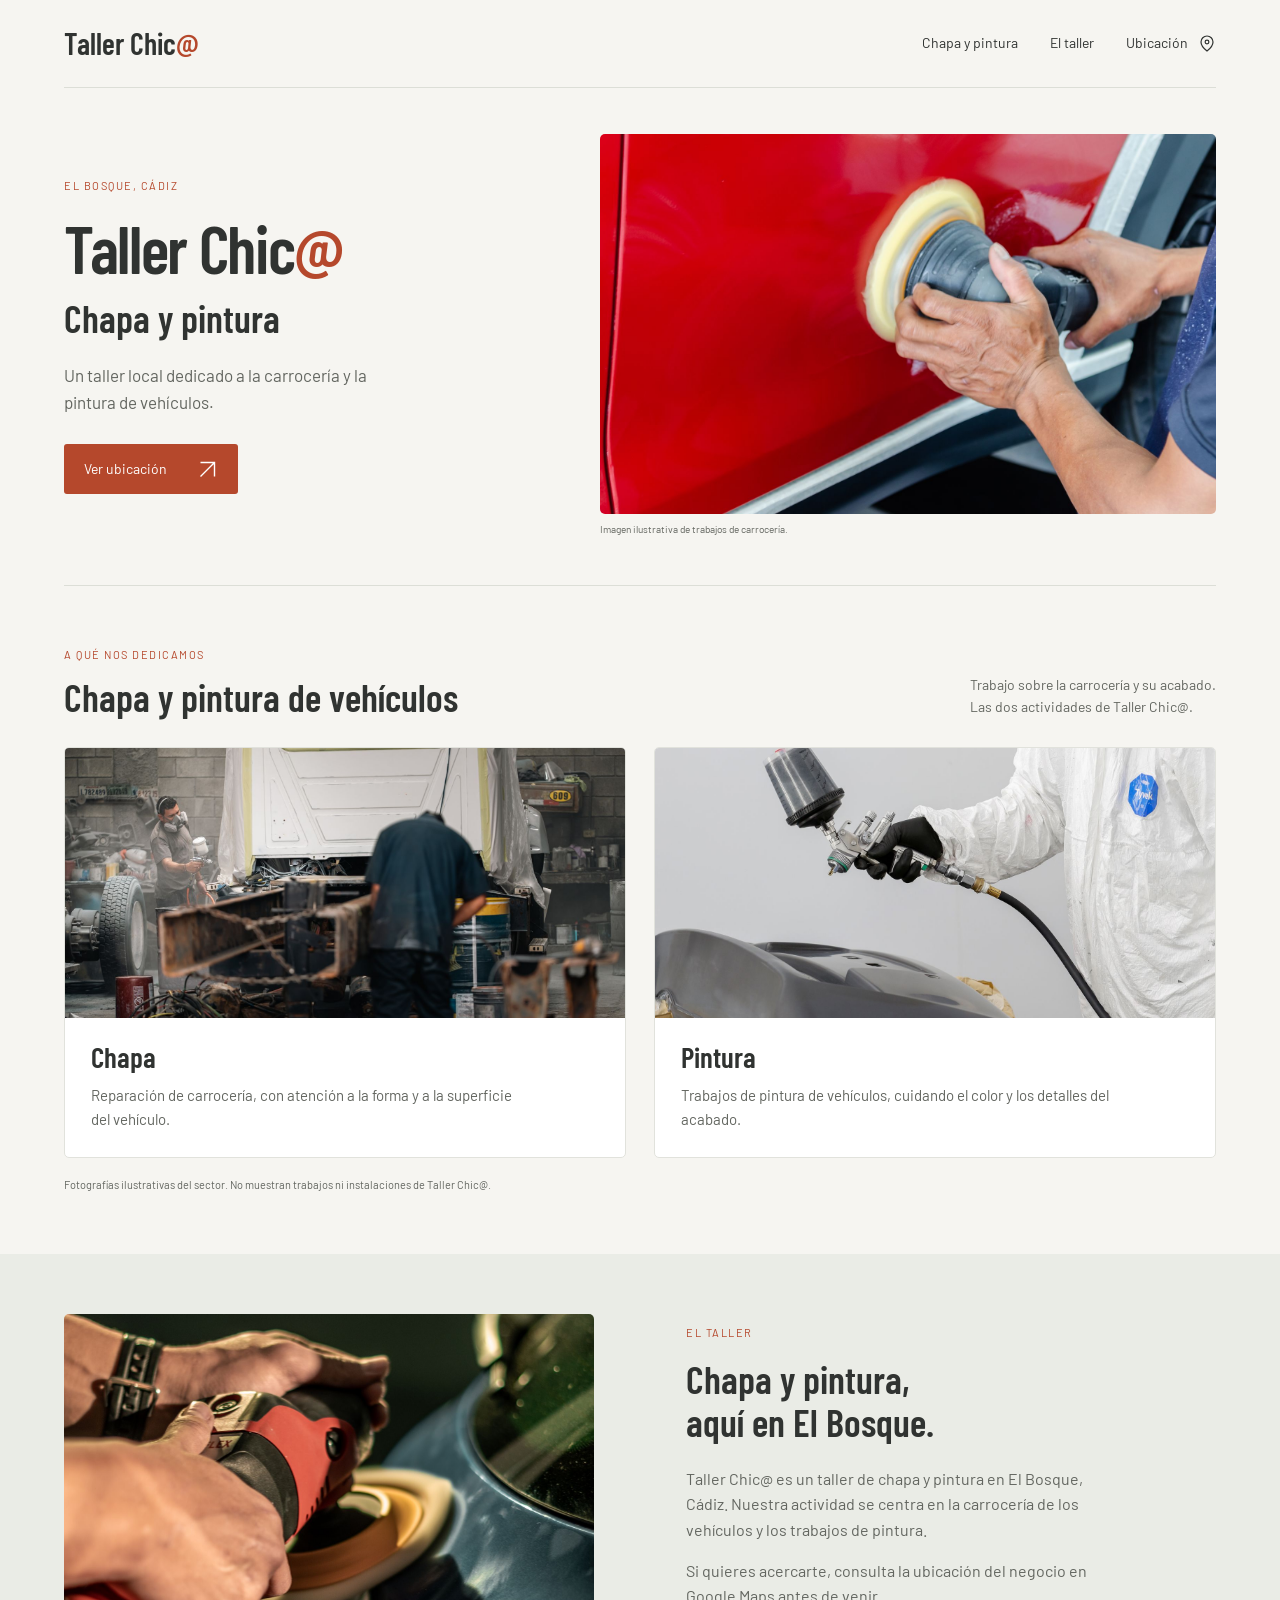
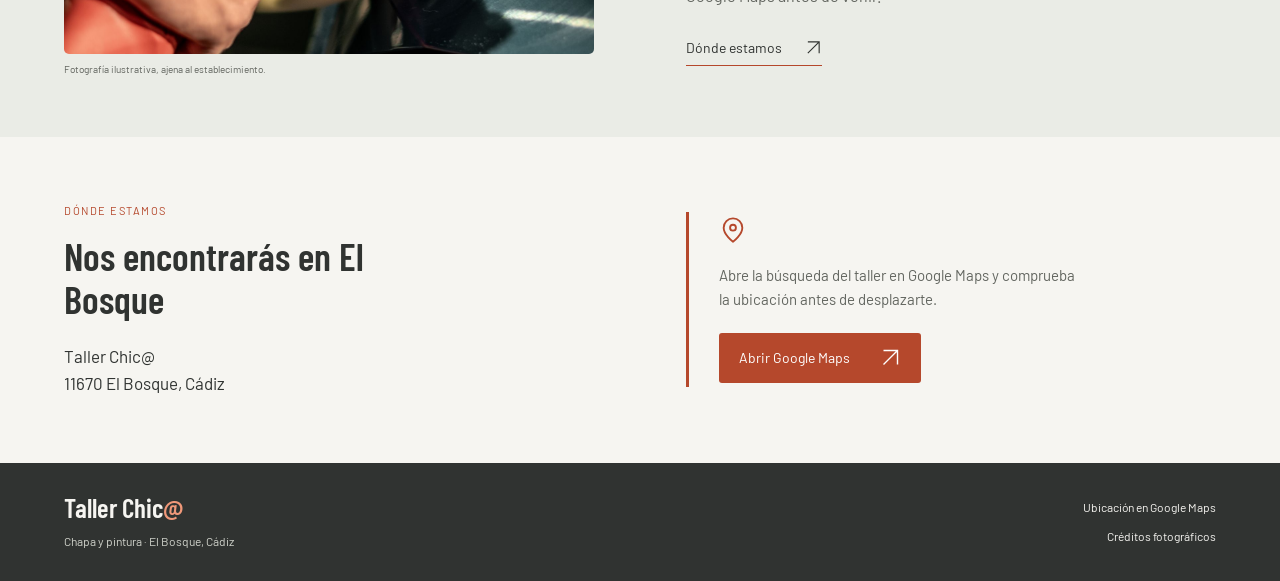
<file: index.html>
﻿<!doctype html>
<html lang="es">
<head>
<meta charset="utf-8"><meta name="viewport" content="width=device-width, initial-scale=1"><meta name="robots" content="noindex, nofollow">
<title>Taller Chic@ · Chapa y pintura en El Bosque, Cádiz</title>
<meta name="description" content="Taller Chic@, taller de chapa y pintura de vehículos en El Bosque, Cádiz. Consulta nuestra ubicación en Google Maps."><meta name="theme-color" content="#f6f5f1">
<link rel="icon" href="assets/favicon.svg" type="image/svg+xml"><link rel="stylesheet" href="styles.css"><script src="script.js" defer></script>
</head>
<body>
<a class="skip" href="#contenido">Saltar al contenido</a>
<svg class="symbols" xmlns="http://www.w3.org/2000/svg" aria-hidden="true"><symbol id="arrow" viewBox="0 0 24 24"><path d="M4 20 20 4M4 4h16v16"/></symbol><symbol id="pin" viewBox="0 0 24 24"><path d="M20 10c0 6-8 12-8 12S4 16 4 10a8 8 0 1 1 16 0Z"/><circle cx="12" cy="10" r="2.5"/></symbol></svg>
<header class="header" id="inicio"><a class="brand" href="#inicio" aria-label="Taller Chic@, inicio">Taller Chic<span>@</span></a><button class="menu-toggle" aria-expanded="false" aria-controls="navigation">Menú <span aria-hidden="true">+</span></button><nav id="navigation" aria-label="Navegación principal"><a href="#chapa">Chapa y pintura</a><a href="#taller">El taller</a><a href="#ubicacion">Ubicación <svg aria-hidden="true"><use href="#pin"/></svg></a></nav></header>
<main id="contenido">
<section class="hero container" aria-labelledby="hero-title"><div class="hero-copy"><p class="eyebrow">EL BOSQUE, CÁDIZ</p><h1 id="hero-title">Taller Chic<span>@</span></h1><h2>Chapa y pintura</h2><p class="intro">Un taller local dedicado a la carrocería y la pintura de vehículos.</p><a class="button" href="https://www.google.com/maps/search/?api=1&amp;query=Taller%20Chic%40%20El%20Bosque%20C%C3%A1diz" target="_blank" rel="noopener noreferrer">Ver ubicación <svg aria-hidden="true"><use href="#arrow"/></svg><span class="sr-only"> (Google Maps, nueva pestaña)</span></a></div><figure class="hero-photo"><img src="assets/hero.jpg" alt="Pulido de una carrocería roja, fotografía ilustrativa del sector" width="1600" height="1060" fetchpriority="high"><figcaption>Imagen ilustrativa de trabajos de carrocería.</figcaption></figure></section>
<section class="services container section" id="chapa" aria-labelledby="services-title"><div class="section-heading"><div><p class="eyebrow">A QUÉ NOS DEDICAMOS</p><h2 id="services-title">Chapa y pintura de vehículos</h2></div><p>Trabajo sobre la carrocería y su acabado.<br>Las dos actividades de Taller Chic@.</p></div><div class="service-grid"><article class="service reveal"><img src="assets/chapa.jpg" alt="Trabajo de carrocería en un taller, imagen ilustrativa" width="1600" height="1067" loading="lazy"><div class="service-copy"><h3>Chapa</h3><p>Reparación de carrocería, con atención a la forma y a la superficie del vehículo.</p></div></article><article class="service reveal" id="pintura"><img src="assets/pintura.jpg" alt="Aplicación de pintura sobre una pieza de carrocería, imagen ilustrativa" width="1600" height="1067" loading="lazy"><div class="service-copy"><h3>Pintura</h3><p>Trabajos de pintura de vehículos, cuidando el color y los detalles del acabado.</p></div></article></div><p class="image-note">Fotografías ilustrativas del sector. No muestran trabajos ni instalaciones de Taller Chic@.</p></section>
<section class="workshop section" id="taller" aria-labelledby="workshop-title"><div class="container workshop-layout"><figure class="workshop-photo reveal"><img src="assets/detalle.jpg" alt="Detalle del trabajo sobre la pintura de un vehículo, fotografía ilustrativa" width="1600" height="2400" loading="lazy"><figcaption>Fotografía ilustrativa, ajena al establecimiento.</figcaption></figure><div class="workshop-copy"><p class="eyebrow">EL TALLER</p><h2 id="workshop-title">Chapa y pintura,<br>aquí en El Bosque.</h2><p>Taller Chic@ es un taller de chapa y pintura en El Bosque, Cádiz. Nuestra actividad se centra en la carrocería de los vehículos y los trabajos de pintura.</p><p>Si quieres acercarte, consulta la ubicación del negocio en Google Maps antes de venir.</p><a class="text-link" href="#ubicacion">Dónde estamos <svg aria-hidden="true"><use href="#arrow"/></svg></a></div></div></section>
<section class="location container section" id="ubicacion" aria-labelledby="location-title"><div><p class="eyebrow">DÓNDE ESTAMOS</p><h2 id="location-title">Nos encontrarás en El Bosque</h2><p class="address">Taller Chic@<br>11670 El Bosque, Cádiz</p></div><div class="location-action"><svg class="location-pin" aria-hidden="true"><use href="#pin"/></svg><p>Abre la búsqueda del taller en Google Maps y comprueba la ubicación antes de desplazarte.</p><a class="button" href="https://www.google.com/maps/search/?api=1&amp;query=Taller%20Chic%40%20El%20Bosque%20C%C3%A1diz" target="_blank" rel="noopener noreferrer">Abrir Google Maps <svg aria-hidden="true"><use href="#arrow"/></svg><span class="sr-only"> (nueva pestaña)</span></a></div></section>
</main>
<footer><div class="container footer-inner"><div><a class="brand" href="#inicio">Taller Chic<span>@</span></a><p>Chapa y pintura · El Bosque, Cádiz</p></div><div class="footer-links"><a href="https://www.google.com/maps/search/?api=1&amp;query=Taller%20Chic%40%20El%20Bosque%20C%C3%A1diz" target="_blank" rel="noopener noreferrer">Ubicación en Google Maps<span class="sr-only"> (nueva pestaña)</span></a><a href="recursos.html">Créditos fotográficos</a></div></div></footer>
</body></html>
</file>
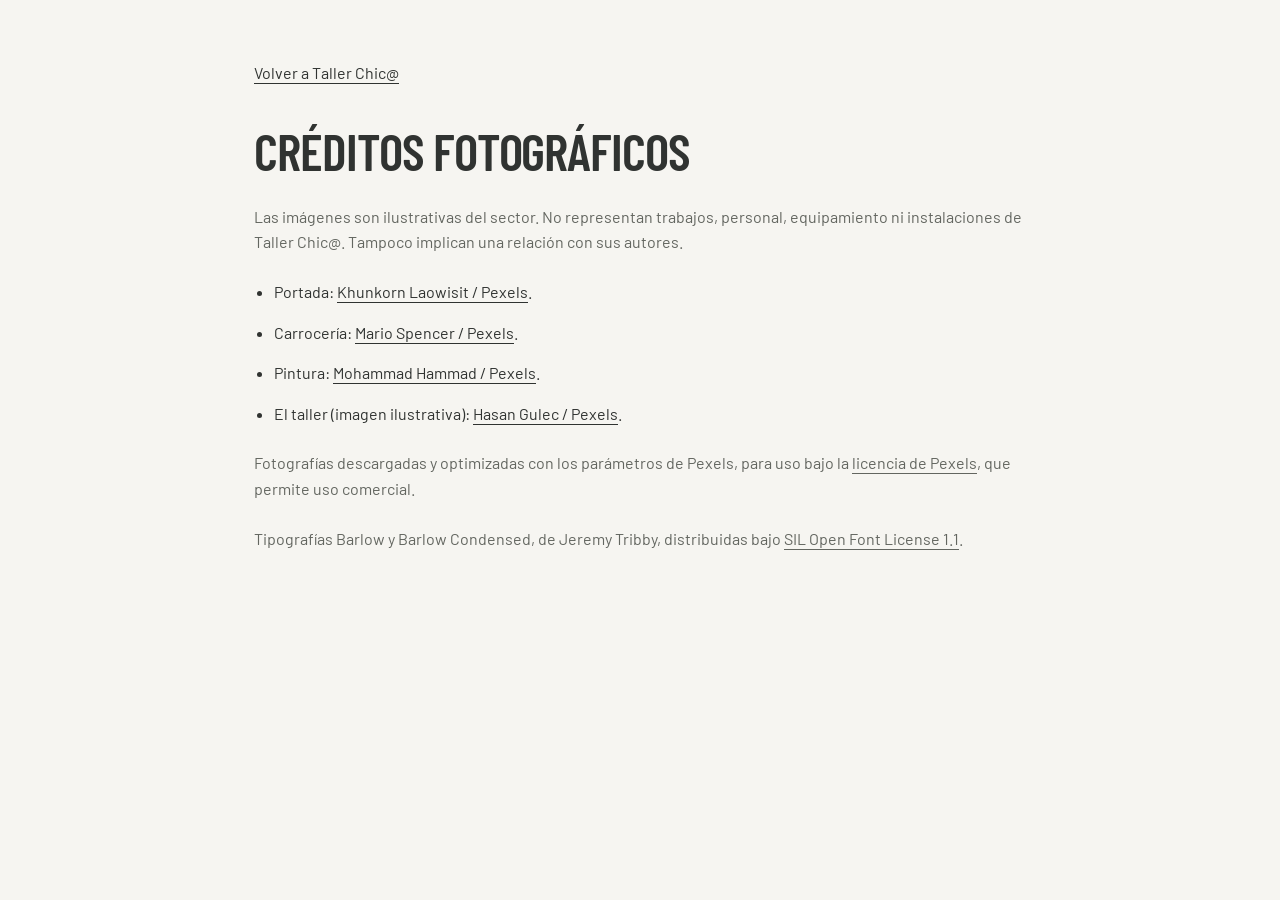
<file: recursos.html>
﻿<!doctype html>
<html lang="es"><head><meta charset="utf-8"><meta name="viewport" content="width=device-width, initial-scale=1"><meta name="robots" content="noindex, nofollow"><title>Créditos fotográficos · Taller Chic@</title><link rel="stylesheet" href="styles.css"><link rel="icon" href="assets/favicon.svg" type="image/svg+xml"></head><body><main class="scene credits"><a href="index.html">Volver a Taller Chic@</a><h1>CRÉDITOS FOTOGRÁFICOS</h1><p>Las imágenes son ilustrativas del sector. No representan trabajos, personal, equipamiento ni instalaciones de Taller Chic@. Tampoco implican una relación con sus autores.</p><ul><li>Portada: <a href="https://www.pexels.com/photo/a-person-buffing-the-side-of-a-motor-vehicle-5233262/">Khunkorn Laowisit / Pexels</a>.</li><li>Carrocería: <a href="https://www.pexels.com/photo/industrial-workshop-with-workers-painting-vehicle-29960489/">Mario Spencer / Pexels</a>.</li><li>Pintura: <a href="https://www.pexels.com/photo/professional-auto-body-spray-painting-workshop-30250199/">Mohammad Hammad / Pexels</a>.</li><li>El taller (imagen ilustrativa): <a href="https://www.pexels.com/photo/a-person-buffing-a-car-11139244/">Hasan Gulec / Pexels</a>.</li></ul><p>Fotografías descargadas y optimizadas con los parámetros de Pexels, para uso bajo la <a href="https://www.pexels.com/license/">licencia de Pexels</a>, que permite uso comercial.</p><p>Tipografías Barlow y Barlow Condensed, de Jeremy Tribby, distribuidas bajo <a href="assets/FONT-LICENSE.txt">SIL Open Font License 1.1</a>.</p></main></body></html>
</file>
<file: styles.css>
﻿@font-face{font-family:Barlow;src:url('assets/barlow-regular.ttf') format('truetype');font-weight:400;font-display:swap}
@font-face{font-family:Condensed;src:url('assets/barlow-condensed-semibold.ttf') format('truetype');font-weight:600;font-display:swap}
:root{--bg:#f6f5f1;--ink:#303331;--muted:#636660;--accent:#b5482c;--line:#dcded7;--gutter:clamp(22px,5vw,72px)}
*{box-sizing:border-box}html{scroll-behavior:smooth;scroll-padding-top:24px}body{margin:0;background:var(--bg);color:var(--ink);font:16px/1.6 Barlow,Arial,sans-serif;-webkit-font-smoothing:antialiased}a{color:inherit;text-decoration:none}button{font:inherit}a,button{-webkit-tap-highlight-color:transparent}a:focus-visible,button:focus-visible{outline:2px solid var(--accent);outline-offset:5px}::selection{background:var(--accent);color:white}h1,h2,h3,p,figure{margin:0}h1,h2,h3{font-family:Condensed,'Arial Narrow',sans-serif;font-weight:600;line-height:1.12}h2{font-size:clamp(32px,3vw,42px)}svg{width:21px;height:21px;fill:none;stroke:currentColor;stroke-width:1.6;flex-shrink:0}.symbols{position:absolute;width:0;height:0;overflow:hidden}.skip{position:fixed;top:10px;left:10px;z-index:100;background:white;padding:12px;transform:translateY(-150%)}.skip:focus{transform:none}.sr-only{position:absolute;width:1px;height:1px;overflow:hidden;clip-path:inset(50%);white-space:nowrap}.container{width:calc(100% - var(--gutter)*2);max-width:1200px;margin-inline:auto}.header{width:calc(100% - var(--gutter)*2);max-width:1200px;margin:auto;min-height:88px;display:flex;align-items:center;justify-content:space-between;gap:30px;border-bottom:1px solid var(--line)}.brand{font:600 30px/1.1 Condensed,'Arial Narrow',sans-serif;white-space:nowrap}.brand span,h1 span{color:var(--accent)}nav{display:flex;align-items:center;gap:32px;font-size:14px}nav a{display:flex;align-items:center;gap:10px;padding:12px 0}nav a:hover,.text-link:hover{color:var(--accent)}nav svg{width:18px}.menu-toggle{display:none}.hero{display:grid;grid-template-columns:.85fr 1.15fr;align-items:center;gap:7%;padding-top:46px;padding-bottom:48px}.eyebrow{font-size:11px;letter-spacing:1.5px;color:var(--accent);margin-bottom:16px}h1{font-size:clamp(48px,5.2vw,72px);letter-spacing:-.02em}.hero h2{font-size:clamp(29px,3vw,39px);margin-top:12px}.intro{color:var(--muted);font-size:17px;max-width:325px;margin:22px 0 28px}.button{display:inline-flex;align-items:center;justify-content:space-between;gap:30px;min-height:50px;background:var(--accent);color:white;padding:13px 20px;font-size:14px;border-radius:3px;transition:background .2s}.button:hover{background:#963b23}.hero-photo img{display:block;height:380px;width:100%;object-fit:cover;border-radius:5px;object-position:50% 50%}figcaption{font-size:10px;line-height:1.5;color:var(--muted);margin-top:8px}.section{padding-top:60px;padding-bottom:60px}.services{border-top:1px solid var(--line)}.section-heading{display:flex;align-items:flex-end;justify-content:space-between;gap:35px;margin-bottom:28px}.section-heading>p{font-size:14px;color:var(--muted);max-width:300px}.section-heading .eyebrow{margin-bottom:12px}.service-grid{display:grid;grid-template-columns:1fr 1fr;gap:28px}.service{background:white;border:1px solid #e1e2dc;border-radius:5px;overflow:hidden;min-width:0;scroll-margin-top:24px}.service>img{display:block;width:100%;height:270px;object-fit:cover}.service:first-child>img{object-position:50% 52%}.service:nth-child(2)>img{object-position:50% 50%}.service-copy{padding:23px 26px 26px}.service h3{font-size:29px;margin-bottom:10px}.service p{font-size:15px;color:var(--muted);max-width:440px}.image-note{font-size:11px;color:var(--muted);margin-top:18px}.workshop{background:#eaece6}.workshop-layout{display:grid;grid-template-columns:1fr 1fr;align-items:center;gap:8%}.workshop-photo img{display:block;width:100%;height:340px;object-fit:cover;object-position:50% 30%;border-radius:5px}.workshop-copy h2{margin-bottom:22px}.workshop-copy>p:not(.eyebrow){color:var(--muted);margin:0 0 15px;max-width:440px}.text-link{display:inline-flex;gap:23px;align-items:center;border-bottom:1px solid var(--accent);padding:6px 0;margin-top:7px;font-size:14px}.text-link svg{width:17px}.location{display:grid;grid-template-columns:1fr 1fr;gap:8%;align-items:center;padding-top:65px;padding-bottom:65px}.location h2{max-width:360px}.address{margin-top:22px;font-size:17px}.location-action{border-left:3px solid var(--accent);padding:4px 0 4px 30px}.location-pin{color:var(--accent);width:28px;height:28px;margin-bottom:12px}.location-action>p{font-size:15px;color:var(--muted);max-width:365px;margin-bottom:22px}footer{background:#303331;color:#f6f5f1;padding:30px 0}.footer-inner{display:flex;justify-content:space-between;gap:30px;align-items:center}.footer-inner .brand{font-size:27px}.footer-inner .brand span{color:#ef9879}.footer-inner p{font-size:12px;color:#d0d3cb;margin-top:8px}.footer-links{display:flex;flex-direction:column;gap:9px;font-size:12px;align-items:flex-end}.footer-links a:hover{text-decoration:underline;text-underline-offset:4px}.reveal.ready{opacity:.25;transition:opacity .6s ease}.reveal.visible{opacity:1}.credits{max-width:900px;padding:60px var(--gutter);margin:auto}.credits h1{font-size:clamp(32px,5vw,52px);margin:35px 0 25px}.credits p{margin:24px 0;color:var(--muted)}.credits ul{padding-left:20px}.credits li{margin:15px 0}.credits a{text-decoration:underline;text-underline-offset:4px}
@media(max-width:900px){.header{min-height:80px}nav{gap:22px}.hero{gap:5%;grid-template-columns:1fr 1fr}.hero-photo img{height:350px}.hero h1{font-size:53px}.hero h2{font-size:31px}.hero .intro{font-size:16px}.section{padding-top:45px;padding-bottom:45px}.section-heading{display:block}.section-heading>p{margin-top:16px;max-width:none}.service-grid{gap:20px}.service>img{height:230px}.service-copy{padding:20px}.workshop-layout,.location{gap:6%}.workshop-photo img{height:340px}.workshop-copy>p:not(.eyebrow){font-size:15px}.location-action{padding-left:24px}}
@media(max-width:600px){.header{min-height:74px;position:relative;z-index:5}.brand{font-size:29px}.menu-toggle{display:flex;align-items:center;gap:17px;border:1px solid #c5c8c0;border-radius:3px;background:transparent;color:var(--ink);padding:9px 13px;font-size:13px;min-height:44px}.menu-toggle span{font-size:21px;line-height:1;transition:transform .2s}.menu-toggle[aria-expanded=true] span{transform:rotate(45deg)}nav{display:none;position:absolute;left:0;right:0;top:73px;background:var(--bg);padding:12px 20px;border:1px solid var(--line);border-radius:0 0 4px 4px;flex-direction:column;align-items:stretch;gap:0;box-shadow:0 8px 16px #3033310c}nav.open{display:flex}nav a{justify-content:space-between;padding:13px 0}.hero{grid-template-columns:1fr;gap:28px;padding-top:32px;padding-bottom:32px}.eyebrow{font-size:10px;margin-bottom:13px}.hero h1{font-size:50px}.hero h2{font-size:30px;margin-top:8px}.intro{font-size:16px;max-width:300px;margin:17px 0 22px}.hero-photo img{height:260px;object-position:50% 50%}figcaption{font-size:10px}.section{padding-top:36px;padding-bottom:36px}h2{font-size:32px}.section-heading{margin-bottom:24px}.section-heading>p{font-size:14px;margin-top:14px}.section-heading>p br{display:none}.service-grid{grid-template-columns:1fr;gap:22px}.service>img{height:220px}.service-copy{padding:20px}.service h3{font-size:28px}.service p{font-size:15px}.image-note{font-size:10px;line-height:1.6}.workshop-layout{grid-template-columns:1fr;gap:25px}.workshop-photo{order:2}.workshop-photo img{height:250px;object-position:50% 28%}.workshop-copy h2{margin-bottom:18px}.workshop-copy>p:not(.eyebrow){font-size:15px}.location{grid-template-columns:1fr;gap:26px}.location h2{max-width:290px}.address{font-size:16px;margin-top:18px}.location-action{padding-left:20px}.location-pin{display:none}.location-action>p{font-size:14px;margin-bottom:18px}.button{font-size:14px;min-height:48px}.footer-inner{align-items:flex-start;flex-direction:column;gap:23px}.footer-links{align-items:flex-start;gap:0}.footer-links a{padding:9px 0;min-height:38px}.footer-inner p{font-size:12px}.credits{padding-top:35px}}
@media(prefers-reduced-motion:reduce){html{scroll-behavior:auto}*,*::before,*::after{animation:none!important;transition:none!important}.reveal.ready{opacity:1}}
</file>
